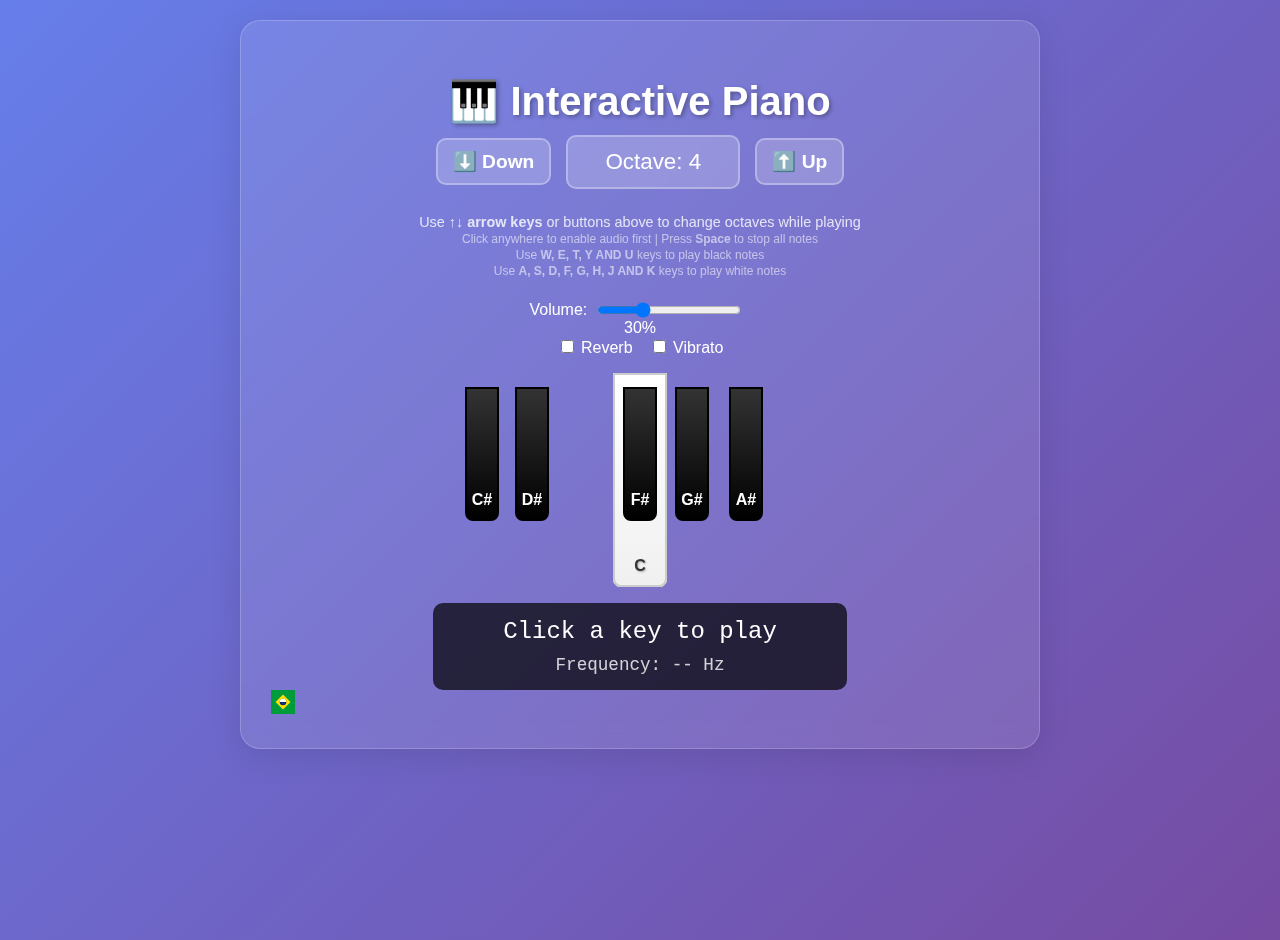
<file: index.html>
<!DOCTYPE html>
<html lang="en">

<head>
  <meta charset="UTF-8">
  <meta name="viewport" content="width=device-width, initial-scale=1.0">
  <title>Interactive Piano</title>
  <link rel="icon"
    href="data:image/svg+xml,<svg xmlns='http://www.w3.org/2000/svg' viewBox='0 0 100 100'><text y='.9em' font-size='90'>🎹</text></svg>">
  <link rel="stylesheet" href="style.css">
</head>

<body>
  <div class="container">
    <h1 class="title">🎹 Interactive Piano</h1>

    <div class="controls">
      <div class="octave-controls">
        <button class="octave-btn" id="octave-down">⬇️ Down</button>
        <div class="octave-display">
          Octave: <span id="current-octave">4</span>
        </div>
        <button class="octave-btn" id="octave-up">⬆️ Up</button>
      </div>
      <div class="instructions">
        Use <strong>↑↓ arrow keys</strong> or buttons above to change octaves while playing<br>
        <small style="opacity: 0.7;">
          Click anywhere to enable audio first | Press <strong>Space</strong> to stop all notes
        </small>
        <small class="keys-help" style="opacity: 0.7;">
          <br>Use <strong>W, E, T, Y AND U</strong> keys to play black notes
          <br>Use <strong>A, S, D, F, G, H, J AND K</strong> keys to play white notes
        </small>
      </div>
      <div class="settings">
        <div class="volume-control">
          <label for="volume">Volume: </label>
          <input type="range" id="volume" class="volume-slider" min="0" max="100" value="30">
          <span id="volume-value">30%</span>
        </div>
        <div class="effect-box">
          <label><input type="checkbox" id="reverb-toggle" /> Reverb</label>
          <label><input type="checkbox" id="vibrato-toggle" /> Vibrato</label>
        </div>
      </div>
    </div> <!-- end of controls -->

    <div class="piano" id="piano">
      <!-- Piano keys will be generated here -->
    </div>

    <div class="frequency-display">
      <div class="current-note" id="current-note">Click a key to play</div>
      <div class="current-frequency" id="current-frequency">Frequency: -- Hz</div>
    </div>
    <div class="language-selector">
      <a href="/oscilator-piano-test/pt-br.html" title="Mudar para Português">
        <svg xmlns="http://www.w3.org/2000/svg" viewBox="0 0 512 512" width="24" height="24">
          <!-- Green background -->
          <rect width="512" height="512" fill="#009b3a" />
          <!-- Yellow diamond -->
          <path d="M256,96 416,256 256,416 96,256z" fill="#fedf00" />
          <!-- Blue circle -->
          <circle cx="256" cy="256" r="70" fill="#002776" />
          <!-- White band (Ordem e Progresso simplified as a band) -->
          <path d="M256,186 A70,70 0 0 1 326,256 H186 A70,70 0 0 1 256,186z" fill="#fff" />
          <!-- Stars (simplified) -->
          <circle cx="256" cy="286" r="5" fill="#fff" />
          <circle cx="282" cy="256" r="3" fill="#fff" />
          <circle cx="266" cy="236" r="3" fill="#fff" />
          <circle cx="236" cy="246" r="3" fill="#fff" />
          <circle cx="226" cy="266" r="3" fill="#fff" />
        </svg>
      </a>
    </div>
  </div>
  <script src="index.js" type="module"></script>
</body>

</html>
</file>
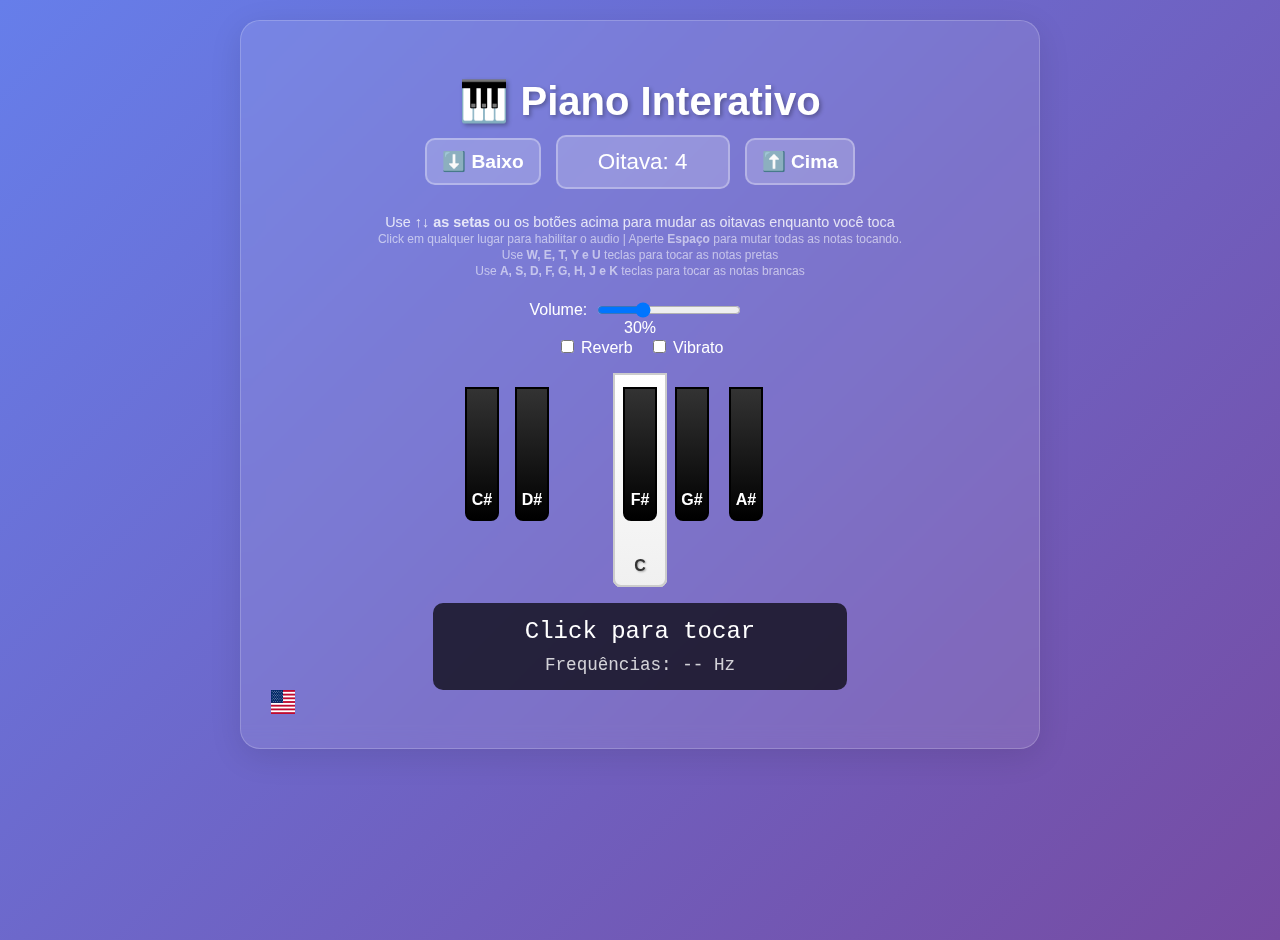
<file: pt-br.html>
<!DOCTYPE html>
<html lang="pt-BR">

<head>
  <meta charset="UTF-8">
  <meta name="viewport" content="width=device-width, initial-scale=1.0">
  <title>Piano Interativo</title>
  <link rel="icon"
    href="data:image/svg+xml,<svg xmlns='http://www.w3.org/2000/svg' viewBox='0 0 100 100'><text y='.9em' font-size='90'>🎹</text></svg>">
  <link rel="stylesheet" href="style.css">
</head>

<body>
  <div class="container">
    <h1 class="title">🎹 Piano Interativo</h1>

    <div class="controls">
      <div class="octave-controls">
        <button class="octave-btn" id="octave-down">⬇️ Baixo</button>
        <div class="octave-display">
          Oitava: <span id="current-octave">4</span>
        </div>
        <button class="octave-btn" id="octave-up">⬆️ Cima</button>
      </div>
      <div class="instructions">
        Use <strong>↑↓ as setas</strong> ou os botões acima para mudar as oitavas enquanto você toca<br>
        <small style="opacity: 0.7;">
          Click em qualquer lugar para habilitar o audio | Aperte <strong>Espaço</strong> para mutar todas as notas
          tocando.
        </small>
        <small class="keys-help" style="opacity: 0.7;">
          <br>Use <strong>W, E, T, Y e U</strong> teclas para tocar as notas pretas
          <br>Use <strong>A, S, D, F, G, H, J e K</strong> teclas para tocar as notas brancas
        </small>
      </div>
      <div class="settings">
        <div class="volume-control">
          <label for="volume">Volume: </label>
          <input type="range" id="volume" class="volume-slider" min="0" max="100" value="30">
          <span id="volume-value">30%</span>
        </div>
        <div class="effect-box">
          <label><input type="checkbox" id="reverb-toggle" /> Reverb</label>
          <label><input type="checkbox" id="vibrato-toggle" /> Vibrato</label>
        </div>
      </div>
    </div> <!-- end of controls -->

    <div class="piano" id="piano">
      <!-- Piano keys will be generated here -->
    </div>

    <div class="frequency-display">
      <div class="current-note" id="current-note">Click para tocar</div>
      <div class="current-frequency" id="current-frequency">Frequências: -- Hz</div>
    </div>
    <div class="language-selector">
      <a href="/oscilator-piano-test" title="Change to English">
        <svg xmlns="http://www.w3.org/2000/svg" viewBox="0 0 512 512" width="24" height="24">
          <!-- Background -->
          <rect width="512" height="512" fill="#ffffff" />
          <!-- Red stripes -->
          <rect y="0" width="512" height="39.4" fill="#bf0a30" />
          <rect y="78.8" width="512" height="39.4" fill="#bf0a30" />
          <rect y="157.6" width="512" height="39.4" fill="#bf0a30" />
          <rect y="236.4" width="512" height="39.4" fill="#bf0a30" />
          <rect y="315.2" width="512" height="39.4" fill="#bf0a30" />
          <rect y="394" width="512" height="39.4" fill="#bf0a30" />
          <rect y="472.8" width="512" height="39.2" fill="#bf0a30" />
          <!-- Blue rectangle -->
          <rect width="256" height="275.2" fill="#002868" />
          <!-- Stars - simplified but recognizable pattern -->
          <g fill="#ffffff">
            <!-- Row 1 -->
            <circle cx="24" cy="24" r="8" />
            <circle cx="72" cy="24" r="8" />
            <circle cx="120" cy="24" r="8" />
            <circle cx="168" cy="24" r="8" />
            <circle cx="216" cy="24" r="8" />
            <!-- Row 2 -->
            <circle cx="48" cy="55" r="8" />
            <circle cx="96" cy="55" r="8" />
            <circle cx="144" cy="55" r="8" />
            <circle cx="192" cy="55" r="8" />
            <circle cx="240" cy="55" r="8" />
            <!-- Row 3 -->
            <circle cx="24" cy="86" r="8" />
            <circle cx="72" cy="86" r="8" />
            <circle cx="120" cy="86" r="8" />
            <circle cx="168" cy="86" r="8" />
            <circle cx="216" cy="86" r="8" />
            <!-- Row 4 -->
            <circle cx="48" cy="117" r="8" />
            <circle cx="96" cy="117" r="8" />
            <circle cx="144" cy="117" r="8" />
            <circle cx="192" cy="117" r="8" />
            <circle cx="240" cy="117" r="8" />
            <!-- Row 5 -->
            <circle cx="24" cy="148" r="8" />
            <circle cx="72" cy="148" r="8" />
            <circle cx="120" cy="148" r="8" />
            <circle cx="168" cy="148" r="8" />
            <circle cx="216" cy="148" r="8" />
            <!-- Row 6 -->
            <circle cx="48" cy="179" r="8" />
            <circle cx="96" cy="179" r="8" />
            <circle cx="144" cy="179" r="8" />
            <circle cx="192" cy="179" r="8" />
            <circle cx="240" cy="179" r="8" />
            <!-- Row 7 -->
            <circle cx="24" cy="210" r="8" />
            <circle cx="72" cy="210" r="8" />
            <circle cx="120" cy="210" r="8" />
            <circle cx="168" cy="210" r="8" />
            <circle cx="216" cy="210" r="8" />
            <!-- Row 8 -->
            <circle cx="48" cy="241" r="8" />
            <circle cx="96" cy="241" r="8" />
            <circle cx="144" cy="241" r="8" />
            <circle cx="192" cy="241" r="8" />
            <circle cx="240" cy="241" r="8" />
          </g>
        </svg>
      </a>
    </div>
  </div>
  <script src="index.js" type="module"></script>
</body>

</html>
</file>
<file: style.css>
body {
  font-family: 'Arial', sans-serif;
  background: linear-gradient(135deg, #667eea 0%, #764ba2 100%);
  margin: 0;
  padding: 20px;
  min-height: 100vh;
  display: flex;
  flex-direction: column;
  align-items: center;
}

.container {
  background: rgba(255, 255, 255, 0.1);
  backdrop-filter: blur(10px);
  border-radius: 20px;
  padding: 30px;
  box-shadow: 0 8px 32px rgba(0, 0, 0, 0.1);
  border: 1px solid rgba(255, 255, 255, 0.2);
  width: 100%;
  max-width: 800px;
  box-sizing: border-box;
}

h1 {
  color: white;
  text-align: center;
  margin-bottom: 10px;
  font-size: clamp(1.8em, 5vw, 2.5em);
  text-shadow: 2px 2px 4px rgba(0, 0, 0, 0.3);
}

.controls {
  text-align: center;
  margin-bottom: 30px;
  color: white;
  display: flex;
  flex-direction: column;
  align-items: center;
  gap: 15px;
  width: 100%;
}

.octave-controls {
  display: flex;
  align-items: center;
  gap: 15px;
  margin-bottom: 10px;
  flex-wrap: wrap;
  justify-content: center;
}

.octave-btn {
  background: rgba(255, 255, 255, 0.2);
  color: white;
  border: 2px solid rgba(255, 255, 255, 0.3);
  border-radius: 10px;
  padding: 10px 15px;
  font-size: 1.2em;
  font-weight: bold;
  cursor: pointer;
  transition: all 0.2s ease;
  user-select: none;
}

.octave-btn:hover {
  background: rgba(255, 255, 255, 0.3);
  border-color: rgba(255, 255, 255, 0.5);
  transform: translateY(-2px);
}

.octave-btn:active {
  transform: translateY(0px);
  background: rgba(255, 255, 255, 0.4);
}

.octave-btn:disabled {
  opacity: 0.5;
  cursor: not-allowed;
  transform: none;
}

.octave-display {
  font-size: 1.4em;
  padding: 12px 25px;
  background: rgba(255, 255, 255, 0.2);
  border-radius: 10px;
  border: 2px solid rgba(255, 255, 255, 0.3);
  min-width: 120px;
}

.instructions {
  font-size: 0.9em;
  opacity: 0.8;
  margin-bottom: 8px;
}

.piano {
  display: flex;
  justify-content: center;
  align-items: flex-end;
  position: relative;
  margin: 16px auto;
  height: 200px;
  width: 100%;
}

.key {
  cursor: pointer;
  transition: all 0.1s ease;
  user-select: none;
  touch-action: none;
  /* Prevent default touch behaviors */
  border-radius: 0 0 8px 8px;
  display: flex;
  align-items: flex-end;
  justify-content: center;
  padding-bottom: 10px;
  font-weight: bold;
  text-shadow: 1px 1px 2px rgba(0, 0, 0, 0.3);
  position: absolute;
}


.key:hover {
  transform: translateY(-2px);
  box-shadow: 0 4px 8px rgba(0, 0, 0, 0.2);
}

.key:active {
  transform: translateY(2px);
  box-shadow: 0 2px 4px rgba(0, 0, 0, 0.3);
}

.white-key {
  width: clamp(30px, 8vw, 50px);
  height: 200px;
  background: linear-gradient(to bottom, #ffffff, #f0f0f0);
  border: 2px solid #ccc;
  z-index: 1;
  color: #333;
  position: absolute;
}

.black-key {
  width: clamp(20px, 5vw, 30px);
  height: 120px;
  background: linear-gradient(to bottom, #333, #000);
  border: 2px solid #000;
  z-index: 2;
  color: #fff;
  position: absolute;
  top: 0;
}

.playing {
  background: linear-gradient(to bottom, #ff6b6b, #ee5a52) !important;
  transform: translateY(2px);
}

.frequency-display {
  background: rgba(0, 0, 0, 0.7);
  color: white;
  padding: 15px;
  border-radius: 10px;
  margin: 0 auto;
  width: 100%;
  max-width: 414px;
  text-align: center;
  font-family: 'Courier New', monospace;
  box-sizing: border-box;
}

.current-note {
  font-size: 1.5em;
  margin-bottom: 10px;
}

.current-frequency {
  font-size: 1.1em;
  opacity: 0.8;
}

.volume-control {
  display: flex;
  align-items: center;
  text-align: center;
  flex-wrap: wrap;
  justify-content: center;
  width: 100%;
}

.volume-slider {
  width: clamp(120px, 60%, 200px);
  margin: 0 10px;
}

.effect-box {
  width: 100%;
  display: flex;
  align-content: center;
  justify-content: center;
  column-gap: 16px;
  flex-wrap: wrap;
  row-gap: 8px;
}

.effect-item input[type=checkbox] {
  margin-right: 8px;
  transform: scale(1.2);
}

/* Responsive adjustments for mobile */
@media (max-width: 768px) {
  body {
    padding: 10px;
  }

  .container {
    padding: 15px;
    border-radius: 15px;
  }

  .instructions {
    font-size: 0.85em;
  }

  .octave-btn {
    padding: 8px 12px;
    font-size: 1em;
  }

  .octave-display {
    font-size: 1em;
    padding: 8px 12px;
  }

  .current-note {
    font-size: 1.2em;
  }

  .current-frequency {
    font-size: 0.9em;
  }

  .key {
    position: relative;
  }

  .white-key {
    position: relative;
    left: unset !important;
  }

  .black-key {
    position: absolute;
  }

  .keys-help {
    display: none;
  }
}
</file>
